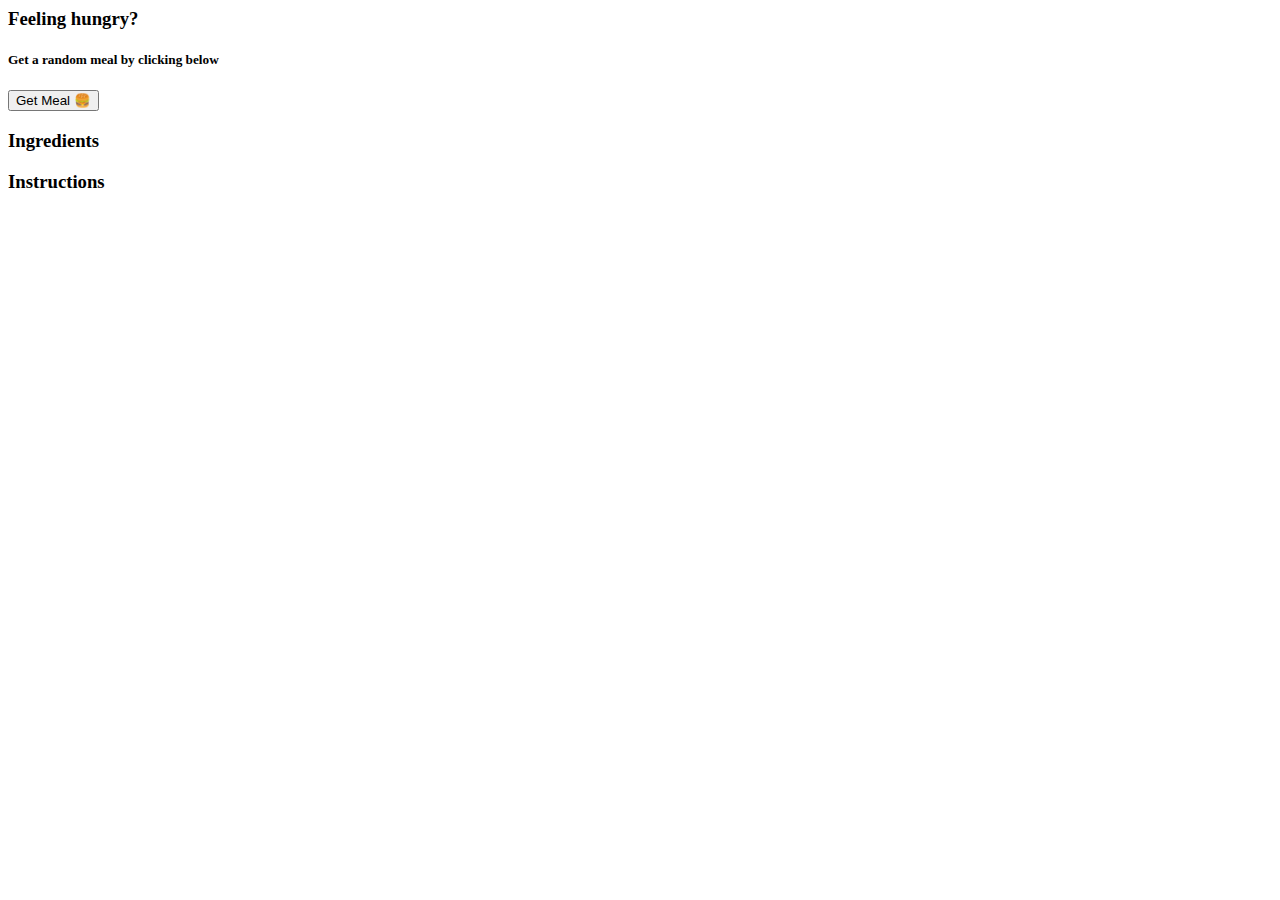
<file: day1/index.html>
<html>
<head></head>
<body>
<div class="container">
  <div class="row text-center">
    <h3>
      Feeling hungry?
    </h3>
    <h5>Get a random meal by clicking below</h5>
    <button class="button-primary" id="get_meal">Get Meal 🍔</button>
    <div class="recipe">

      <h3 id="recipe_title"></h3>

      <h3>Ingredients</h3>
      <div class="ingredients" id="ingredients">
      </div>

      <h3>Instructions</h3>
      <div class="instructions" id="instructions">
      </div>

    </div>
    <div id="meal" class="row meal"></div>
  </div>
  <script src="./script.js"></script>
</body>
</html>
</file>
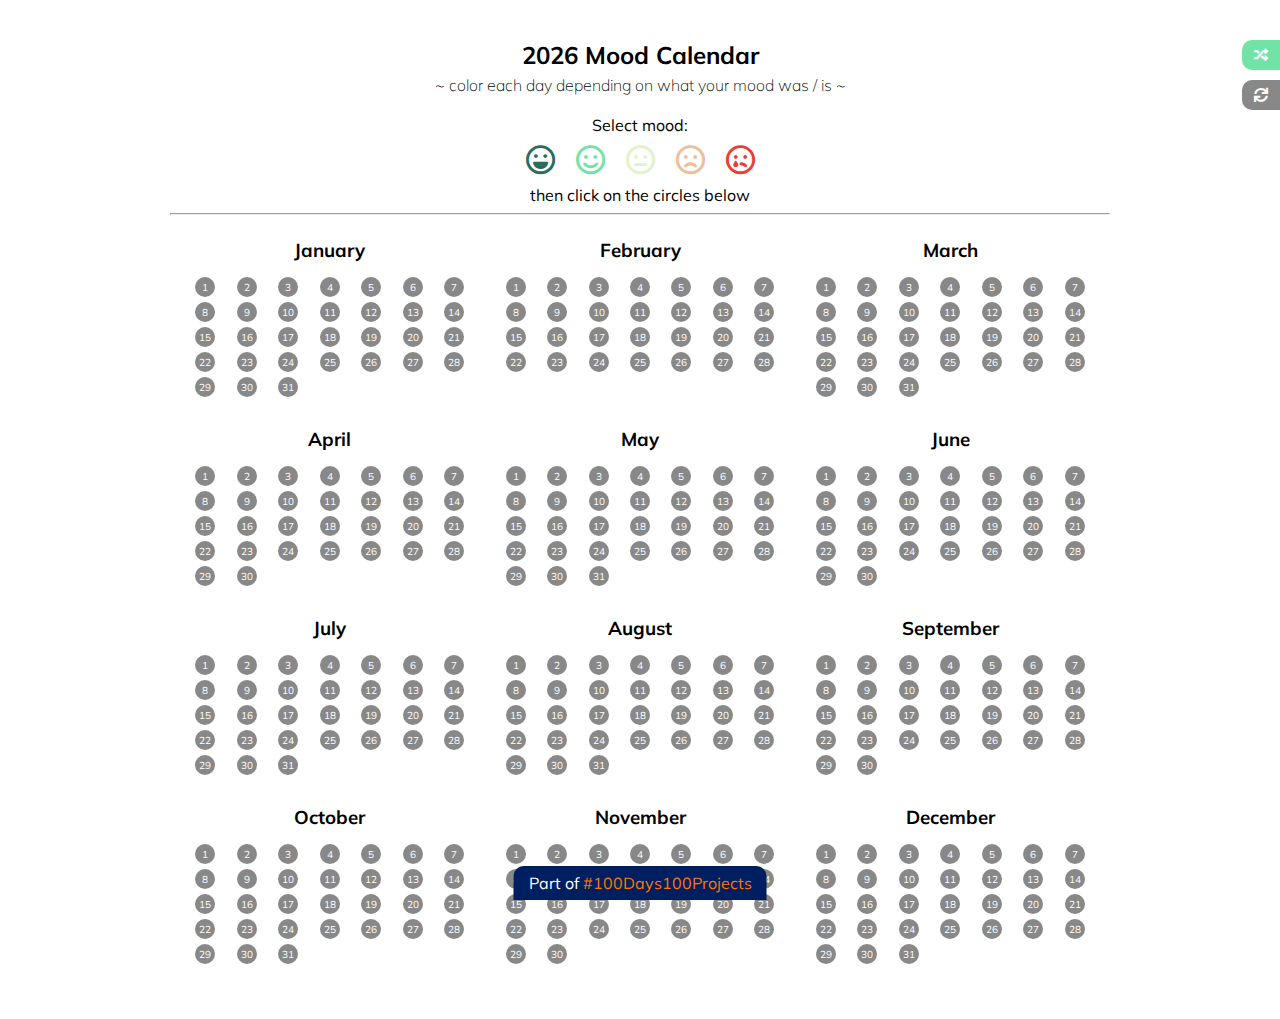
<file: day2/index.html>
<html>
<head>
  <link rel='stylesheet' href='https://cdnjs.cloudflare.com/ajax/libs/font-awesome/5.10.2/css/all.min.css'>
  <link rel="stylesheet" href="./style.css">

</head>
<body>

<div class="container">
  <h2><span id="current_year"> 2021</span> Mood Calendar</h2>
  <h4>~ color each day depending on what your mood was / is ~</h4>
  <p>Select mood:</p>
  <div class="moods_container" id="mood_container">
    <button class="mood mood_1" id="mood_1">
      <i class="far fa-laugh"></i>
    </button>
    <button class="mood mood_2" id="mood_2">
      <i class="far fa-smile"></i>
    </button>
    <button class="mood mood_3" id="mood_3">
      <i class="far fa-meh"></i>
    </button>
    <button class="mood mood_4" id="mood_4">
      <i class="far fa-frown"></i>
    </button>
    <button class="mood mood_5" id="mood_5">
      <i class="far fa-sad-tear"></i>
    </button>
  </div>
  <p>then click on the circles below</p>
  <button id="randomize" class="action_btn randomize">
    <i class="fas fa-random"></i>
  </button>
  <button id="clear" class="action_btn clear">
    <i class="fas fa-sync"></i>
  </button>

  <hr>
  <div id="calendar" class="calendar">

  </div>
</div>


<div class="floating-text">
  Part of <a href="" target="_blank">#100Days100Projects</a>
</div>
<script src="./script.js" type="application/javascript"></script>
</body>
</html>
</file>
<file: day2/style.css>
@import url('https://fonts.googleapis.com/css?family=Muli&display=swap');

* {
    box-sizing: border-box;
}

:root {
    --mood-color-1: #2d6b5f;
    --mood-color-2: #72e3a6;
    --mood-color-3: #dff4c7;
    --mood-color-4: #edbf98;
    --mood-color-5: #ea3d36;
}

body {
    font-family: 'Muli';
    margin: 40px 0;
}

h2 {
    margin-bottom: 0;
}

h4 {
    font-weight: 100;
    margin: 5px 0 20px;
}

p {
    margin: 5px 0;
}

.container {
    max-width: 1000px;
    margin: 0 auto;
    padding: 0 30px;
    text-align: center;
}

.moods_container {
    display: flex;
    justify-content: center;
    align-items: center;
}

.mood {
    background-color: #fff;
    border: 0;
    border-radius: 50%;
    color: #000;
    display: inline-flex;
    justify-content: center;
    align-items: center;
    font-size: 30px;
    line-height: 20px;
    padding: 0;
    margin: 0 5px;
    height: 40px;
    width: 40px;
    text-align: center;
}

.mood_1 {
    color: var(--mood-color-1);
}

.mood_2 {
    color: var(--mood-color-2);
}

.mood_3 {
    color: var(--mood-color-3);
}

.mood_4 {
    color: var(--mood-color-4);
}

.mood_5 {
    color: var(--mood-color-5);
}

.mood.selected {
    background-color: currentColor;
}

.mood.selected i {
    color: #fff;
}

.mood:active {
    transform: scale(0.9);
}

.mood:focus {
    outline: 0;
}

.mood i {
    cursor: pointer;
}

.calendar {
    display: flex;
    flex-wrap: wrap;
    justify-content: center;
    align-items: flex-start;
}

.months {
    padding: 10px;
    width: 33%;
}

@media screen and (max-width: 756px) {
    .months {
        width: 50%;
    }
}

@media screen and (max-width: 480px) {
    .months {
        width: 100%;
    }
}

.months h3 {
    margin: 5px 0 15px 0;
    text-align: center;
}

.days_container,
.week_days_container {
    display: flex;
    flex-wrap: wrap;
}

.days,
.week_days {
    font-size: 14px;
    margin-bottom: 5px;
    height: calc(100% / 7);
    width: calc(100% / 7);
    text-align: center;
}

.days .circle {
    background-color: #888;
    border-radius: 50%;
    color: #fff;
    cursor: pointer;
    display: inline-flex;
    justify-content: center;
    align-items: center;
    font-size: 10px;
    width: 20px;
    height: 20px;
}

.days .circle:hover {
    transform: scale(1.1);
}

.action_btn {
    border-radius: 10px 0 0 10px;
    border: none;
    color: #fff;
    cursor: pointer;
    font-size: 14px;
    padding: 8px 12px;
    margin: 0;
    position: fixed;
    right: 0;
    top: 40px;
}

.action_btn:active {
    transform: scale(0.9);
}

.action_btn:focus {
    outline: 0;
}

.randomize {
    background-color: var(--mood-color-2);
}

.clear {
    background-color: #888;
    top: 80px;
}

/* SOCIAL PANEL CSS */
.social-panel-container {
    position: fixed;
    right: 0;
    bottom: 80px;
    transform: translateX(100%);
    transition: transform 0.4s ease-in-out;
}

.social-panel-container.visible {
    transform: translateX(-10px);
}

.social-panel {
    background-color: #fff;
    border-radius: 16px;
    box-shadow: 0 16px 31px -17px rgba(0, 31, 97, 0.6);
    border: 5px solid #001F61;
    display: flex;
    flex-direction: column;
    justify-content: center;
    align-items: center;
    font-family: 'Muli';
    position: relative;
    height: 169px;
    width: 370px;
    max-width: calc(100% - 10px);
}

.social-panel button.close-btn {
    border: 0;
    color: #97A5CE;
    cursor: pointer;
    font-size: 20px;
    position: absolute;
    top: 5px;
    right: 5px;
}

.social-panel button.close-btn:focus {
    outline: none;
}

.social-panel p {
    background-color: #001F61;
    border-radius: 0 0 10px 10px;
    color: #fff;
    font-size: 14px;
    line-height: 18px;
    padding: 2px 17px 6px;
    position: absolute;
    top: 0;
    left: 50%;
    margin: 0;
    transform: translateX(-50%);
    text-align: center;
    width: 235px;
}

.social-panel p i {
    margin: 0 5px;
}

.social-panel p a {
    color: #FF7500;
    text-decoration: none;
}

.social-panel h4 {
    margin: 20px 0;
    color: #97A5CE;
    font-family: 'Muli';
    font-size: 14px;
    line-height: 18px;
    text-transform: uppercase;
}

.social-panel ul {
    display: flex;
    list-style-type: none;
    padding: 0;
    margin: 0;
}

.social-panel ul li {
    margin: 0 10px;
}

.social-panel ul li a {
    border: 1px solid #DCE1F2;
    border-radius: 50%;
    color: #001F61;
    font-size: 20px;
    display: flex;
    justify-content: center;
    align-items: center;
    height: 50px;
    width: 50px;
    text-decoration: none;
}

.social-panel ul li a:hover {
    border-color: #FF6A00;
    box-shadow: 0 9px 12px -9px #FF6A00;
}

.floating-btn {
    border-radius: 26.5px;
    background-color: #001F61;
    border: 1px solid #001F61;
    box-shadow: 0 16px 22px -17px #03153B;
    color: #fff;
    cursor: pointer;
    font-size: 16px;
    line-height: 20px;
    padding: 12px 20px;
    position: fixed;
    bottom: 20px;
    right: 20px;
    z-index: 999;
}

.floating-btn:hover {
    background-color: #ffffff;
    color: #001F61;
}

.floating-btn:focus {
    outline: none;
}

.floating-text {
    background-color: #001F61;
    border-radius: 10px 10px 0 0;
    color: #fff;
    font-family: 'Muli';
    padding: 7px 15px;
    position: fixed;
    bottom: 0;
    left: 50%;
    transform: translateX(-50%);
}

.floating-text a {
    color: #FF7500;
    text-decoration: none;
}

@media screen and (max-width: 480px) {
    .social-panel-container.visible {
        transform: translateX(0px);
    }

    .floating-btn {
        right: 10px;
    }
}
</file>
